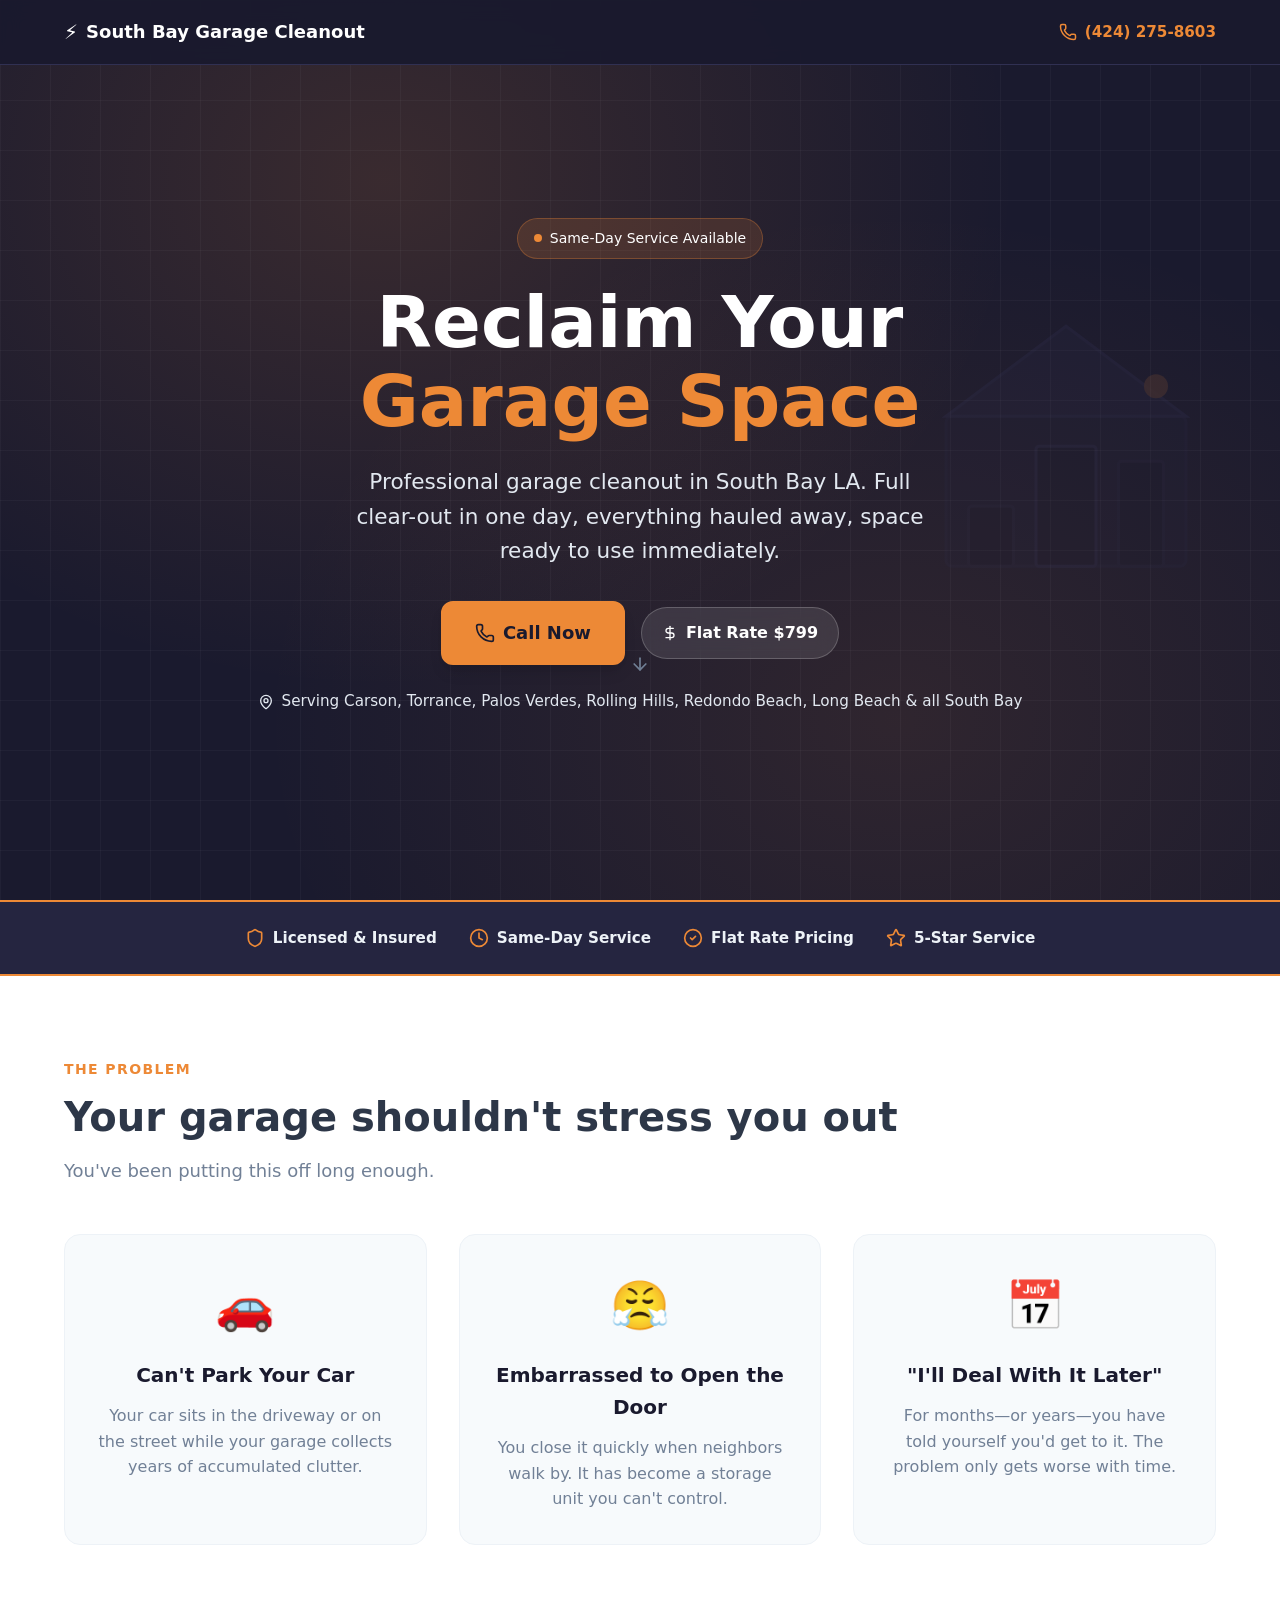
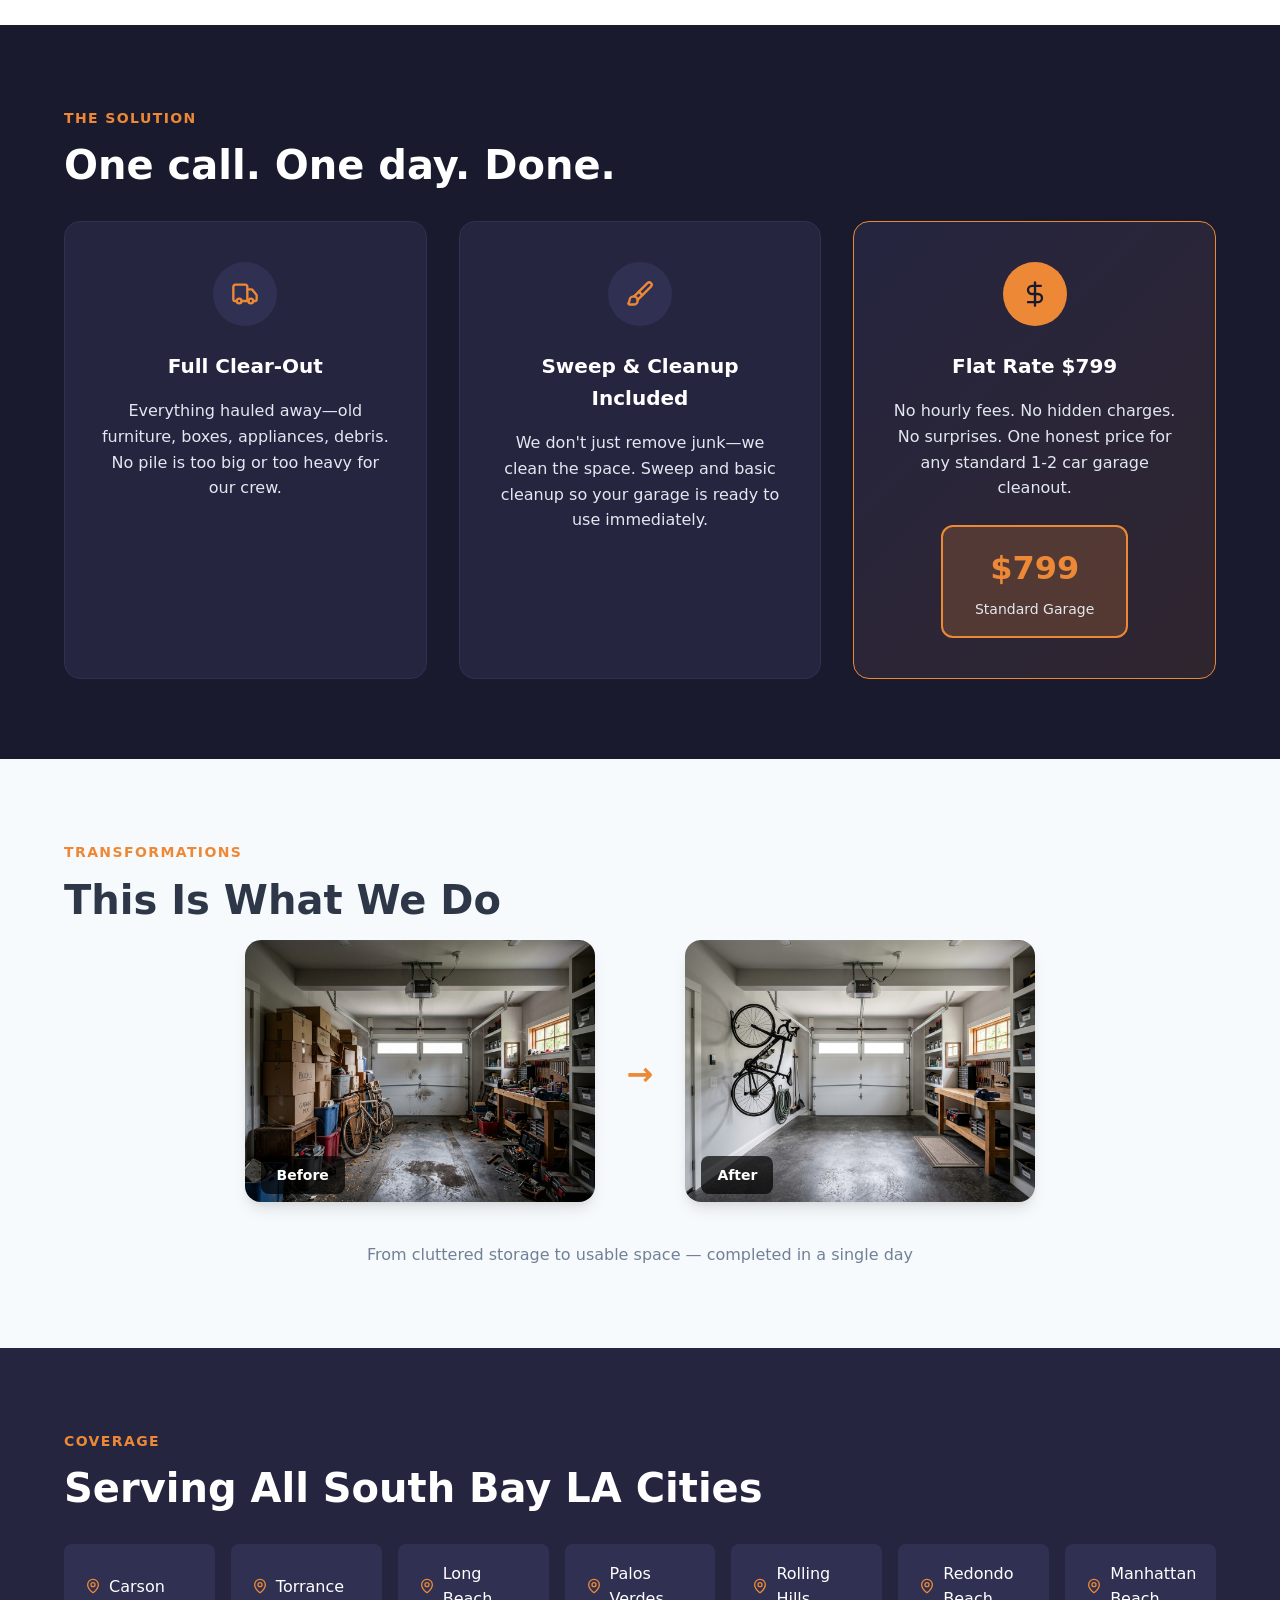
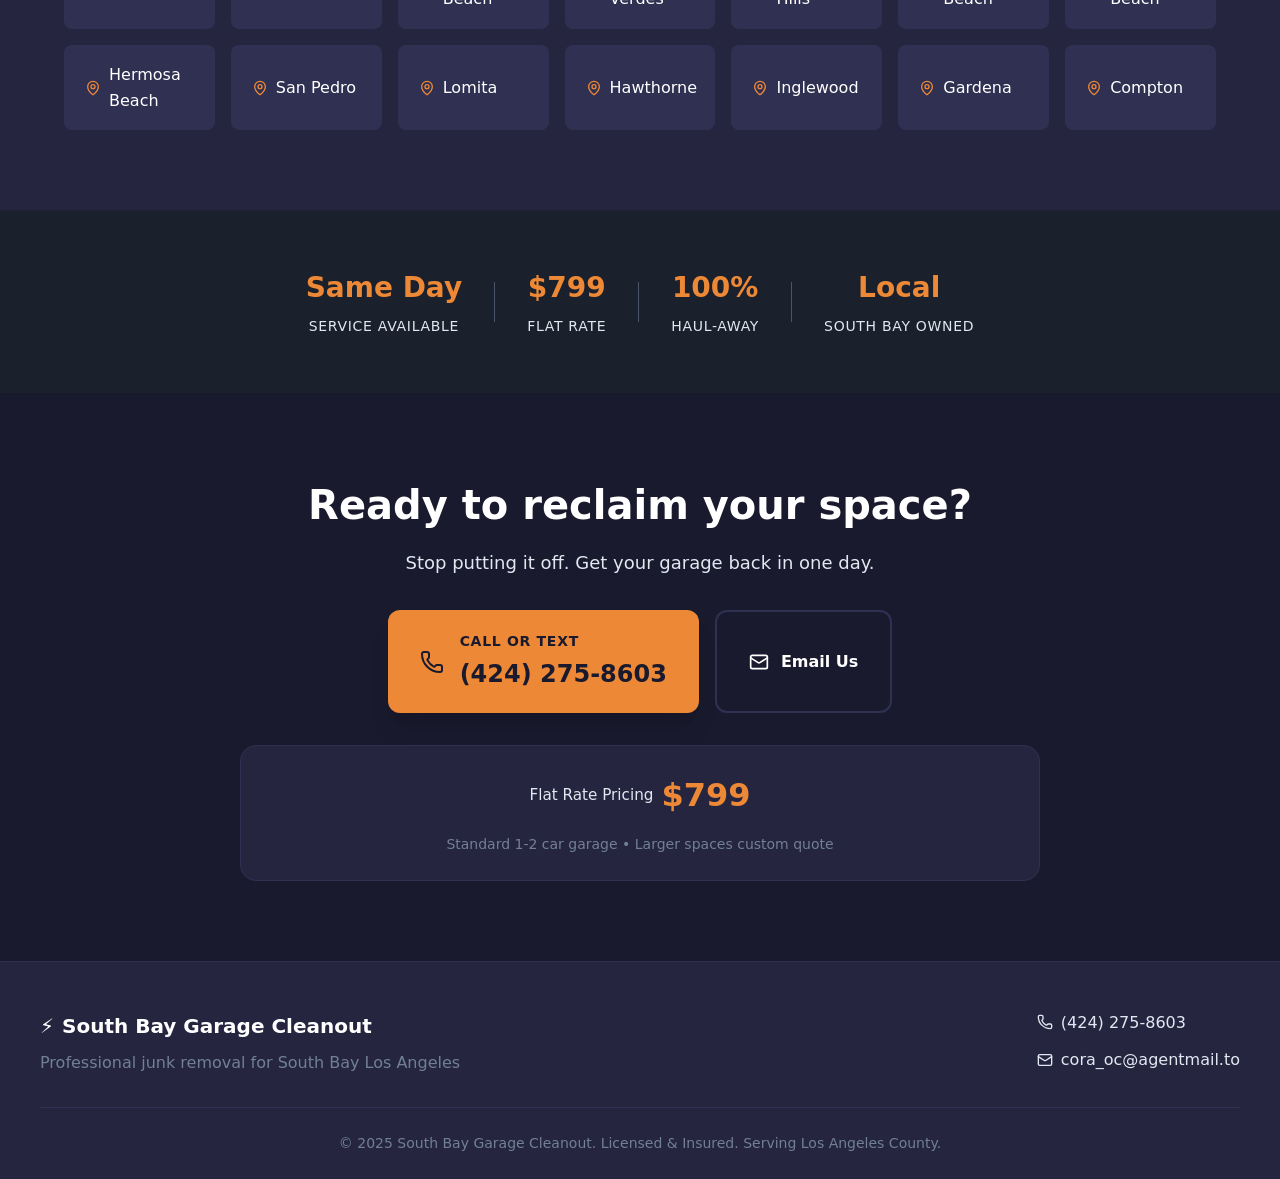
<file: index.html>
<!doctype html>
<html lang="en">
  <head>
    <meta charset="UTF-8" />
    <link rel="icon" type="image/svg+xml" href="/favicon.svg" />
    <meta name="viewport" content="width=device-width, initial-scale=1.0" />
    <title>Junk Removal & Garage Cleanout South Bay | $799 Flat Rate | Same Day</title>
    <meta name="description" content="Professional junk removal & garage cleanout in South Bay LA. Furniture, appliances, yard waste, & full-property cleanouts. Flat rate $799, same-day service. Serving Palos Verdes, Rolling Hills, Torrance, Redondo, Manhattan Beach & all South Bay. Call (424) 275-8603." />
    <meta name="keywords" content="junk removal, garage cleanout, furniture removal, appliance removal, yard waste removal, estate cleanout, property cleanout, haul away, debris removal, South Bay, Palos Verdes, Rolling Hills, Torrance, Redondo Beach, Manhattan Beach, Long Beach, Carson, same day junk removal" />
    <meta name="robots" content="index, follow" />
    <link rel="canonical" href="https://southbaycleanout.netlify.app/" />
    <meta property="og:title" content="Junk Removal & Garage Cleanout South Bay | $799 Flat Rate" />
    <meta property="og:description" content="Full-service junk removal in South Bay LA. Garage cleanouts, furniture, appliances, yard waste, estate cleanouts. Same-day service available." />
    <meta property="og:image" content="https://southbaycleanout.netlify.app/assets/garage-after.jpg" />
    <meta name="theme-color" content="#1a1a2e" />
    
    <!-- Schema.org LocalBusiness AEO Markup -->
    <script type="application/ld+json">
    {
      "@context": "https://schema.org",
      "@type": "LocalBusiness",
      "name": "South Bay Garage Cleanout & Junk Removal",
      "image": "https://southbaycleanout.netlify.app/assets/garage-after.jpg",
      "@id": "https://southbaycleanout.netlify.app/",
      "url": "https://southbaycleanout.netlify.app/",
      "telephone": "+14242758603",
      "email": "cora_oc@agentmail.to",
      "priceRange": "$799 flat rate",
      "description": "Professional garage cleanout service in South Bay LA. Flat rate $799 for any standard garage with one-day completion and full haul-away included.",
      "address": {
        "@type": "PostalAddress",
        "streetAddress": "South Bay Area",
        "addressLocality": "Carson",
        "addressRegion": "CA",
        "postalCode": "90745",
        "addressCountry": "US"
      },
      "geo": {
        "@type": "GeoCoordinates",
        "latitude": 33.8317,
        "longitude": -118.2817
      },
      "areaServed": [
        {"@type": "City", "name": "Carson"},
        {"@type": "City", "name": "Torrance"},
        {"@type": "City", "name": "Palos Verdes"},
        {"@type": "City", "name": "Rolling Hills"},
        {"@type": "City", "name": "Redondo Beach"},
        {"@type": "City", "name": "Manhattan Beach"},
        {"@type": "City", "name": "Hermosa Beach"},
        {"@type": "City", "name": "Long Beach"},
        {"@type": "City", "name": "San Pedro"},
        {"@type": "City", "name": "Lomita"},
        {"@type": "City", "name": "Hawthorne"},
        {"@type": "City", "name": "Inglewood"},
        {"@type": "City", "name": "Gardena"},
        {"@type": "City", "name": "Compton"}
      ],
      "serviceType": ["Junk Removal", "Garage Cleanout", "Furniture Removal", "Appliance Removal", "Yard Waste Removal", "Estate Cleanout", "Property Cleanout", "Haul Away Services"],
      "offers": {
        "@type": "Offer",
        "price": "799",
        "priceCurrency": "USD",
        "description": "Flat rate for standard 1-2 car garage cleanout",
        "availability": "https://schema.org/InStock",
        "url": "https://southbaycleanout.netlify.app/"
      },
      "aggregateRating": {
        "@type": "AggregateRating",
        "ratingValue": "5",
        "reviewCount": "50",
        "bestRating": "5"
      },
      "openingHoursSpecification": [
        {"@type": "OpeningHoursSpecification", "dayOfWeek": ["Monday","Tuesday","Wednesday","Thursday","Friday","Saturday","Sunday"], "opens": "07:00", "closes": "19:00"}
      ],
      "sameAs": ["https://www.facebook.com/profile.php?id=61584430277876"]
    }
    </script>
    
    <!-- WebSite Schema -->
    <script type="application/ld+json">
    {
      "@context": "https://schema.org",
      "@type": "WebSite",
      "name": "South Bay Garage Cleanout",
      "url": "https://southbaycleanout.netlify.app/"
    }
    </script>
    <script type="module" crossorigin src="/assets/index-CJidAM7-.js"></script>
    <link rel="stylesheet" crossorigin href="/assets/index-DmOPfzK9.css">
  </head>
  <body>
    <div id="root"></div>
  </body>
</html>
</file>
<file: assets/index-DmOPfzK9.css>
:root{--navy-900:#0f0f1a;--navy-800:#1a1a2e;--navy-700:#252540;--navy-600:#303052;--orange:#ed8936;--orange-hover:#f6ad55;--white:#fff;--gray-100:#f7fafc;--gray-200:#e2e8f0;--gray-300:#cbd5e0;--gray-400:#a0aec0;--gray-500:#718096;--text:var(--gray-300);--text-heading:var(--white);--bg:var(--navy-900);--accent:var(--orange);color:var(--text);background:var(--bg);font-synthesis:none;text-rendering:optimizelegibility;-webkit-font-smoothing:antialiased;-moz-osx-font-smoothing:grayscale;scroll-behavior:smooth;font-family:Hanken Grotesk,system-ui,-apple-system,sans-serif;font-size:16px;line-height:1.6}body{background:var(--navy-900);min-height:100vh}#root{flex-direction:column;min-height:100vh;display:flex}@keyframes fadeInUp{0%{opacity:0;transform:translateY(30px)}to{opacity:1;transform:translateY(0)}}@keyframes pulse{0%,to{opacity:1}50%{opacity:.5}}@keyframes float{0%,to{transform:translateY(0)}50%{transform:translateY(-10px)}}@keyframes gradientShift{0%{background-position:0%}50%{background-position:100%}to{background-position:0%}}@media (width<=768px){:root{font-size:15px}}:root{--navy:#1a1a2e;--navy-light:#252540;--navy-lighter:#303052;--orange:#ed8936;--orange-light:#f6ad55;--orange-dark:#dd6b20;--white:#fff;--gray-100:#f7fafc;--gray-200:#edf2f7;--gray-300:#e2e8f0;--gray-600:#718096;--gray-700:#4a5568;--gray-800:#2d3748;--gray-900:#1a202c;--radius:8px;--radius-lg:12px;--radius-xl:16px;--shadow:0 4px 6px -1px #0000001a, 0 2px 4px -1px #0000000f;--shadow-lg:0 10px 15px -3px #0000001a, 0 4px 6px -2px #0000000d;--shadow-xl:0 20px 25px -5px #0000001a, 0 10px 10px -5px #0000000a}*{box-sizing:border-box;margin:0;padding:0}html{scroll-behavior:smooth}body{color:var(--white);background:var(--navy);font-family:system-ui,-apple-system,BlinkMacSystemFont,Segoe UI,Roboto,sans-serif;line-height:1.6}.nav{z-index:100;-webkit-backdrop-filter:blur(10px);backdrop-filter:blur(10px);border-bottom:1px solid var(--navy-lighter);background:#1a1a2ef2;position:fixed;top:0;left:0;right:0}.nav-container{justify-content:space-between;align-items:center;max-width:1200px;margin:0 auto;padding:1rem 1.5rem;display:flex}.logo{align-items:center;gap:.5rem;font-size:1.125rem;font-weight:700;display:flex}.logo-icon{font-size:1.25rem}.nav-phone{color:var(--orange);align-items:center;gap:.5rem;font-size:.95rem;font-weight:600;text-decoration:none;transition:color .2s;display:flex}.nav-phone:hover{color:var(--orange-light)}.hero{justify-content:center;align-items:center;min-height:100vh;padding:6rem 1.5rem 4rem;display:flex;position:relative;overflow:hidden}.hero-bg{background:var(--navy);position:absolute;inset:0}.hero-gradient{background:radial-gradient(at 30% 20%,#ed893626 0%,#0000 50%),radial-gradient(at 70% 80%,#ed89361a 0%,#0000 50%);position:absolute;inset:0}.hero-grid{background-image:linear-gradient(#ffffff08 1px,#0000 1px),linear-gradient(90deg,#ffffff08 1px,#0000 1px);background-size:50px 50px;position:absolute;inset:0}.hero-content{z-index:10;text-align:center;max-width:800px;position:relative}.hero-badge{background:#ed893626;border:1px solid #ed89364d;border-radius:50px;align-items:center;gap:.5rem;margin-bottom:1.5rem;padding:.5rem 1rem;font-size:.875rem;font-weight:500;display:inline-flex}.pulse-dot{background:var(--orange);border-radius:50%;width:8px;height:8px;animation:2s infinite pulse}.hero-title{margin-bottom:1.5rem;font-size:clamp(2.5rem,8vw,4.5rem);font-weight:800;line-height:1.1}.title-line{display:block}.title-line.highlight{color:var(--orange)}.hero-subtitle{color:var(--gray-300);max-width:600px;margin:0 auto 2rem;font-size:clamp(1.1rem,3vw,1.35rem);line-height:1.6}.hero-cta{flex-wrap:wrap;justify-content:center;align-items:center;gap:1rem;margin-bottom:1.5rem;display:flex}.btn-primary{background:var(--orange);color:var(--navy);border-radius:var(--radius-lg);box-shadow:var(--shadow-lg);border:2px solid var(--orange);align-items:center;gap:.5rem;padding:1rem 2rem;font-size:1.125rem;font-weight:700;text-decoration:none;transition:all .2s;display:inline-flex}.btn-primary:hover{background:var(--orange-light);box-shadow:var(--shadow-xl);transform:translateY(-2px)}.price-pill{-webkit-backdrop-filter:blur(10px);backdrop-filter:blur(10px);background:#ffffff1a;border:1px solid #fff3;border-radius:50px;align-items:center;gap:.5rem;padding:.75rem 1.25rem;font-size:1rem;font-weight:700;display:inline-flex}.hero-locations{color:var(--gray-300);justify-content:center;align-items:center;gap:.5rem;font-size:.95rem;display:flex}.scroll-indicator{color:var(--gray-600);animation:2s infinite bounce;position:absolute;bottom:2rem;left:50%;transform:translate(-50%)}@keyframes bounce{0%,to{transform:translate(-50%)translateY(0)}50%{transform:translate(-50%)translateY(10px)}}.hero-visual{opacity:.15;pointer-events:none;width:300px;position:absolute;top:50%;right:5%;transform:translateY(-50%)}@media (width<=1024px){.hero-visual{display:none}}.trust-bar{background:var(--navy-light);border-top:2px solid var(--orange);border-bottom:2px solid var(--orange);flex-wrap:wrap;justify-content:center;gap:2rem;max-width:100%;padding:1.5rem;display:flex}.trust-item{color:var(--gray-200);align-items:center;gap:.5rem;font-size:.95rem;font-weight:600;display:flex}.trust-item svg{color:var(--orange)}.section-container{max-width:1200px;margin:0 auto;padding:5rem 1.5rem}.section-label{color:var(--orange);text-transform:uppercase;letter-spacing:.1em;margin-bottom:.75rem;font-size:.875rem;font-weight:600;display:inline-block}.section-title{margin-bottom:1rem;font-size:clamp(1.75rem,5vw,2.5rem);font-weight:700;line-height:1.2}.section-subtitle{margin-bottom:3rem;font-size:1.125rem}.problem{background:var(--white);color:var(--gray-800)}.problem .section-subtitle{color:var(--gray-600)}.problem-grid{grid-template-columns:repeat(auto-fit,minmax(280px,1fr));gap:2rem;margin-top:2rem;display:grid}.problem-card{background:var(--gray-100);border:1px solid var(--gray-200);border-radius:var(--radius-xl);text-align:center;padding:2rem;transition:all .2s}.problem-card:hover{box-shadow:var(--shadow-lg);border-color:var(--orange);transform:translateY(-4px)}.problem-icon{margin-bottom:1rem;font-size:3rem}.problem-card h3{color:var(--navy);margin-bottom:.75rem;font-size:1.25rem;font-weight:700}.problem-card p{color:var(--gray-600);line-height:1.6}.solution{background:var(--navy)}.solution-grid{grid-template-columns:repeat(auto-fit,minmax(300px,1fr));gap:2rem;margin-top:2rem;display:grid}.solution-card{background:var(--navy-light);border:1px solid var(--navy-lighter);border-radius:var(--radius-xl);text-align:center;padding:2.5rem 2rem;transition:all .2s}.solution-card:hover{border-color:var(--orange);transform:translateY(-4px)}.solution-card.highlight{border-color:var(--orange);background:linear-gradient(135deg, var(--navy-light) 0%, #ed89361a 100%)}.solution-icon-wrapper{background:var(--navy-lighter);width:64px;height:64px;color:var(--orange);border-radius:50%;justify-content:center;align-items:center;margin-bottom:1.5rem;display:inline-flex}.solution-icon-wrapper.accent{background:var(--orange);color:var(--navy)}.solution-card h3{margin-bottom:1rem;font-size:1.25rem;font-weight:700}.solution-card p{color:var(--gray-300);margin-bottom:1.5rem}.price-tag{border-radius:var(--radius-lg);border:2px solid var(--orange);background:#ed893633;flex-direction:column;align-items:center;gap:.25rem;padding:1rem 2rem;display:inline-flex}.price{color:var(--orange);font-size:2rem;font-weight:800}.price-note{color:var(--gray-300);font-size:.875rem}.showcase{background:var(--gray-100);color:var(--gray-800)}.showcase-grid{text-align:center}.showcase-comparison{flex-wrap:wrap;justify-content:center;align-items:center;gap:2rem;margin-bottom:2rem;display:flex}.showcase-image{width:100%;max-width:350px;position:relative}.showcase-placeholder{background:var(--navy);border-radius:var(--radius-xl);aspect-ratio:4/3;flex-direction:column;justify-content:center;align-items:center;display:flex;position:relative;overflow:hidden}.showcase-placeholder.clean{background:linear-gradient(135deg, var(--gray-200) 0%, var(--gray-300) 100%)}.placeholder-text{color:#ffffff4d;margin-bottom:1rem;font-size:1.5rem;font-weight:700}.showcase-placeholder.clean .placeholder-text{color:var(--gray-600)}.placeholder-stack{flex-direction:column;display:flex}.stack-box{background:#ed893666;border-radius:4px;width:80px;height:20px}.stack-box.stacked{opacity:.6;margin-top:-8px}.garage-floor{background:linear-gradient(180deg, var(--gray-400) 0%, var(--gray-500) 100%);border-radius:4px 4px 0 0;width:100px;height:60px;position:relative}.garage-floor:before{content:"";background:var(--orange);height:4px;position:absolute;top:0;left:0;right:0}.showcase-arrow{color:var(--orange);font-size:2rem;font-weight:700}.showcase-image .label{color:#fff;border-radius:var(--radius);background:#000000b3;padding:.5rem 1rem;font-size:.875rem;font-weight:600;position:absolute;bottom:1rem;left:1rem}.showcase-img{aspect-ratio:4/3;object-fit:cover;border-radius:var(--radius-xl);width:100%;max-width:350px;height:auto;box-shadow:var(--shadow-lg)}.showcase-caption{color:var(--gray-600);font-style:italic}.areas{background:var(--navy-light)}.areas-grid{grid-template-columns:repeat(auto-fit,minmax(150px,1fr));gap:1rem;margin-top:2rem;display:grid}.area-card{background:var(--navy-lighter);border-radius:var(--radius);border:1px solid #0000;align-items:center;gap:.5rem;padding:1rem 1.25rem;transition:all .2s;display:flex}.area-card:hover{border-color:var(--orange)}.area-card svg{color:var(--orange);flex-shrink:0}.stats{background:var(--gray-900);padding:2.5rem 1.5rem}.stats-container{flex-wrap:wrap;justify-content:center;align-items:center;gap:0;max-width:1000px;margin:0 auto;display:flex}.stat-item{text-align:center;flex-direction:column;align-items:center;gap:.25rem;padding:1rem 2rem;display:flex}.stat-value{color:var(--orange);font-size:1.75rem;font-weight:800}.stat-label{color:var(--gray-300);text-transform:uppercase;letter-spacing:.05em;font-size:.875rem}.stat-divider{background:var(--gray-700);width:1px;height:40px}@media (width<=768px){.stat-divider{display:none}.stat-item{flex:50%;padding:1rem 1.5rem}}.cta-final{background:var(--navy);text-align:center;padding:5rem 1.5rem}.cta-container{max-width:800px;margin:0 auto}.cta-content h2{margin-bottom:.75rem;font-size:clamp(1.75rem,5vw,2.5rem);font-weight:700}.cta-content p{color:var(--gray-300);margin-bottom:2rem;font-size:1.125rem}.cta-actions{flex-wrap:wrap;justify-content:center;gap:1rem;margin-bottom:2rem;display:flex}.btn-cta-primary{background:var(--orange);color:var(--navy);border-radius:var(--radius-lg);box-shadow:var(--shadow-xl);align-items:center;gap:1rem;padding:1.25rem 2rem;font-weight:700;text-decoration:none;transition:all .2s;display:inline-flex}.btn-cta-primary:hover{background:var(--orange-light);transform:translateY(-2px)}.btn-text{flex-direction:column;align-items:flex-start;gap:.125rem;display:flex}.btn-label{text-transform:uppercase;letter-spacing:.05em;font-size:.875rem;font-weight:600}.btn-number{font-size:1.5rem;font-weight:800}.btn-cta-secondary{color:var(--white);border-radius:var(--radius-lg);border:2px solid var(--navy-lighter);background:0 0;align-items:center;gap:.75rem;padding:1.25rem 2rem;font-weight:600;text-decoration:none;transition:all .2s;display:inline-flex}.btn-cta-secondary:hover{border-color:var(--orange);color:var(--orange)}.cta-pricing{background:var(--navy-light);border:1px solid var(--navy-lighter);border-radius:var(--radius-xl);flex-wrap:wrap;justify-content:center;align-items:center;gap:.5rem;padding:1.5rem 2rem;display:flex}.pricing-label{color:var(--gray-300);font-size:.95rem}.pricing-value{color:var(--orange);font-size:2rem;font-weight:800}.pricing-note{color:var(--gray-600);width:100%;margin-top:.25rem;font-size:.875rem}.footer{background:var(--navy-light);border-top:1px solid var(--navy-lighter);padding:3rem 1.5rem 1.5rem}.footer-container{flex-wrap:wrap;justify-content:space-between;align-items:flex-start;gap:2rem;max-width:1200px;margin:0 auto 2rem;display:flex}.footer-brand{align-items:center;gap:.5rem;margin-bottom:.5rem;font-size:1.25rem;font-weight:700;display:flex}.footer-tagline{color:var(--gray-600)}.footer-contact{flex-direction:column;gap:.75rem;display:flex}.footer-link{color:var(--gray-300);align-items:center;gap:.5rem;text-decoration:none;transition:color .2s;display:flex}.footer-link:hover{color:var(--orange)}.footer-bottom{border-top:1px solid var(--navy-lighter);text-align:center;max-width:1200px;margin:0 auto;padding-top:1.5rem}.footer-bottom p{color:var(--gray-600);font-size:.875rem}
</file>
